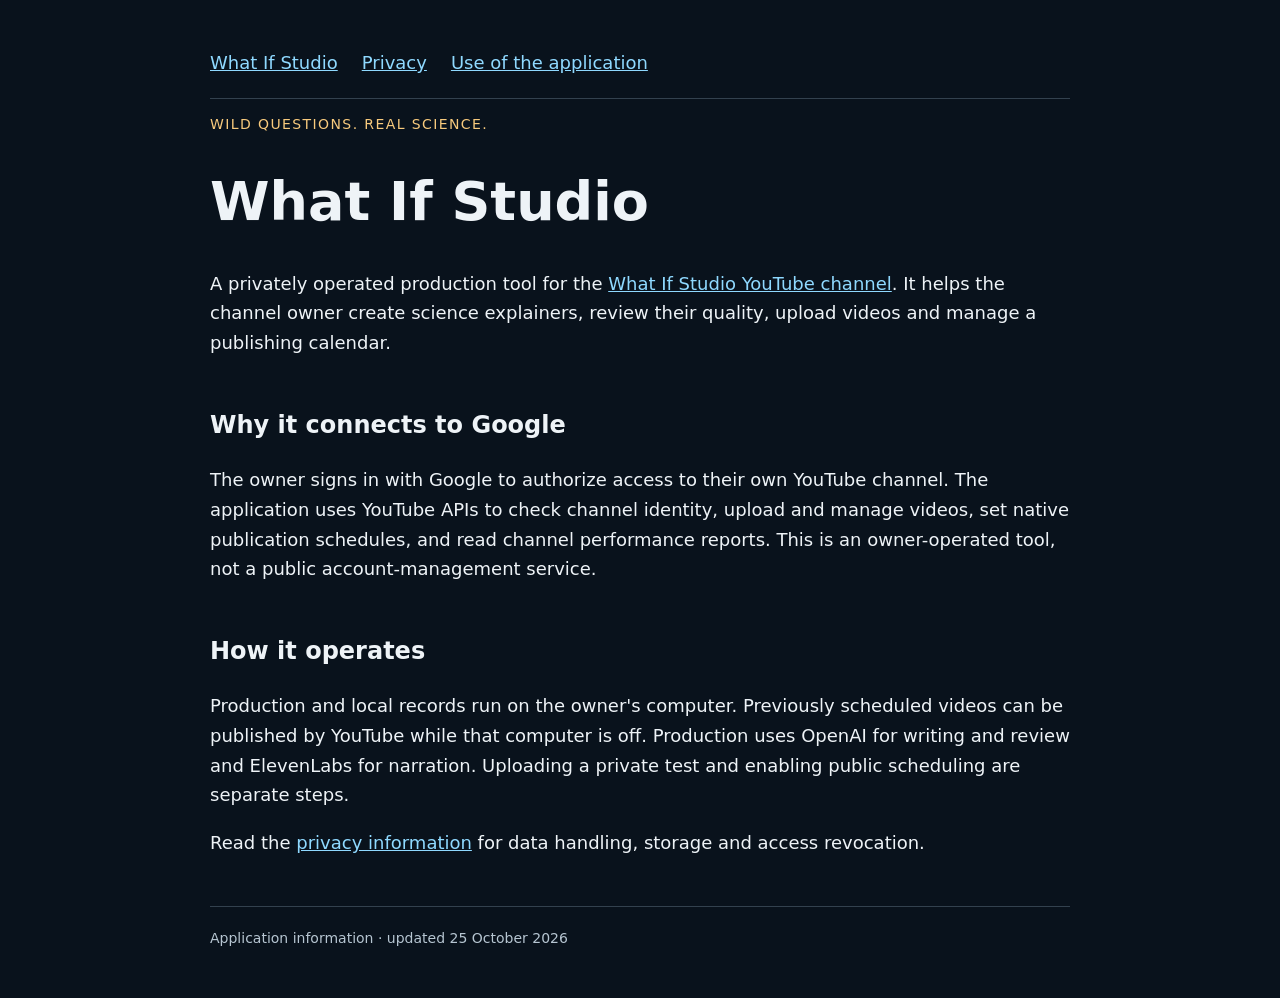
<file: index.html>
<!doctype html><html lang="en"><meta charset="utf-8"><meta name="viewport" content="width=device-width,initial-scale=1"><title>What If Studio — application information</title><link rel="stylesheet" href="style.css"><body>
<nav><a href="index.html">What If Studio</a><a href="privacy.html">Privacy</a><a href="terms.html">Use of the application</a></nav>
<p class="kicker">WILD QUESTIONS. REAL SCIENCE.</p><h1>What If Studio</h1>
<p>A privately operated production tool for the <a href="https://www.youtube.com/channel/UCLTaNofEOkUBkOFX_9Lj-4A">What If Studio YouTube channel</a>. It helps the channel owner create science explainers, review their quality, upload videos and manage a publishing calendar.</p>
<h2>Why it connects to Google</h2><p>The owner signs in with Google to authorize access to their own YouTube channel. The application uses YouTube APIs to check channel identity, upload and manage videos, set native publication schedules, and read channel performance reports. This is an owner-operated tool, not a public account-management service.</p>
<h2>How it operates</h2><p>Production and local records run on the owner's computer. Previously scheduled videos can be published by YouTube while that computer is off. Production uses OpenAI for writing and review and ElevenLabs for narration. Uploading a private test and enabling public scheduling are separate steps.</p>
<p>Read the <a href="privacy.html">privacy information</a> for data handling, storage and access revocation.</p>
<footer>Application information · updated 25 October 2026</footer></body></html>
</file>
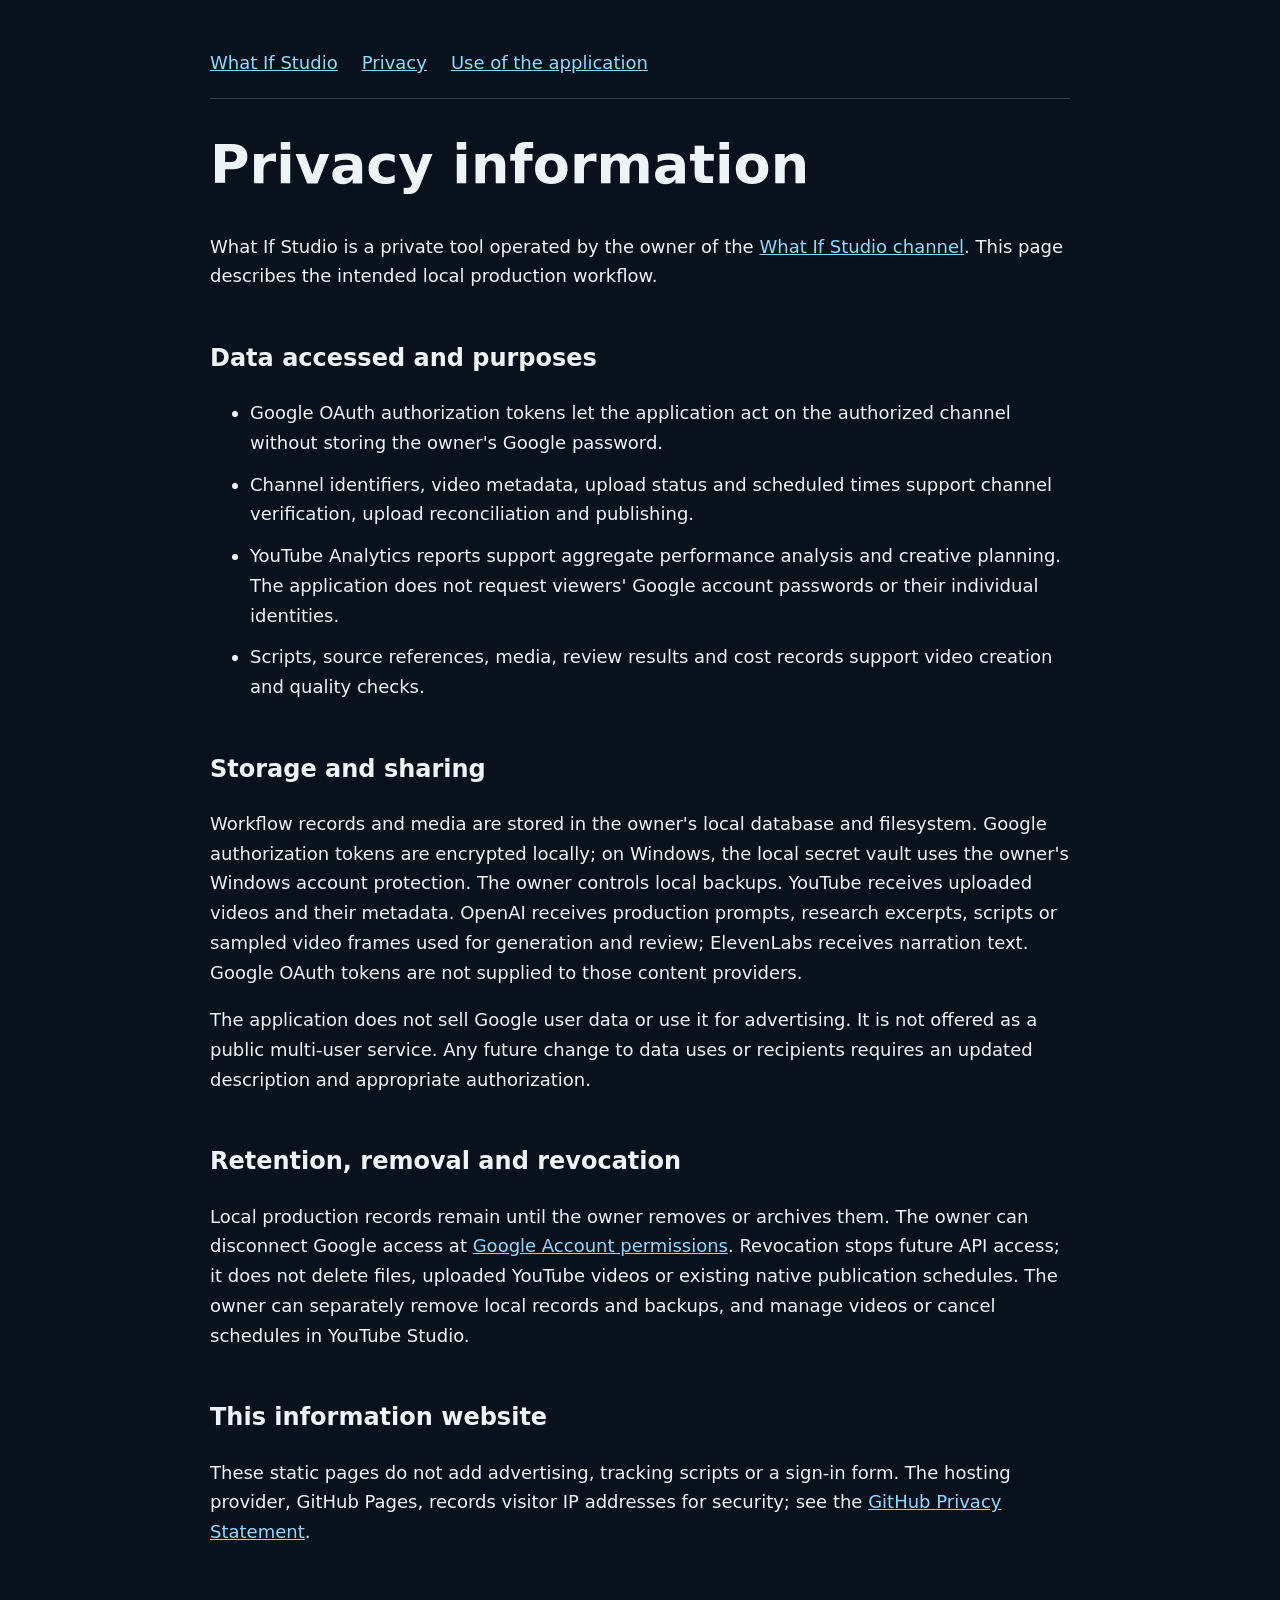
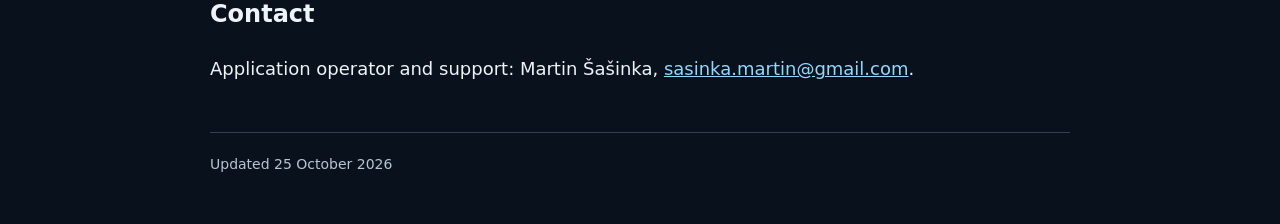
<file: privacy.html>
<!doctype html><html lang="en"><meta charset="utf-8"><meta name="viewport" content="width=device-width,initial-scale=1"><title>What If Studio — Privacy</title><link rel="stylesheet" href="style.css"><body>
<nav><a href="index.html">What If Studio</a><a href="privacy.html">Privacy</a><a href="terms.html">Use of the application</a></nav><h1>Privacy information</h1>
<p>What If Studio is a private tool operated by the owner of the <a href="https://www.youtube.com/channel/UCLTaNofEOkUBkOFX_9Lj-4A">What If Studio channel</a>. This page describes the intended local production workflow.</p>
<h2>Data accessed and purposes</h2><ul><li>Google OAuth authorization tokens let the application act on the authorized channel without storing the owner's Google password.</li><li>Channel identifiers, video metadata, upload status and scheduled times support channel verification, upload reconciliation and publishing.</li><li>YouTube Analytics reports support aggregate performance analysis and creative planning. The application does not request viewers' Google account passwords or their individual identities.</li><li>Scripts, source references, media, review results and cost records support video creation and quality checks.</li></ul>
<h2>Storage and sharing</h2><p>Workflow records and media are stored in the owner's local database and filesystem. Google authorization tokens are encrypted locally; on Windows, the local secret vault uses the owner's Windows account protection. The owner controls local backups. YouTube receives uploaded videos and their metadata. OpenAI receives production prompts, research excerpts, scripts or sampled video frames used for generation and review; ElevenLabs receives narration text. Google OAuth tokens are not supplied to those content providers.</p>
<p>The application does not sell Google user data or use it for advertising. It is not offered as a public multi-user service. Any future change to data uses or recipients requires an updated description and appropriate authorization.</p>
<h2>Retention, removal and revocation</h2><p>Local production records remain until the owner removes or archives them. The owner can disconnect Google access at <a href="https://myaccount.google.com/permissions">Google Account permissions</a>. Revocation stops future API access; it does not delete files, uploaded YouTube videos or existing native publication schedules. The owner can separately remove local records and backups, and manage videos or cancel schedules in YouTube Studio.</p>
<h2>This information website</h2><p>These static pages do not add advertising, tracking scripts or a sign-in form. The hosting provider, GitHub Pages, records visitor IP addresses for security; see the <a href="https://docs.github.com/en/site-policy/privacy-policies/github-general-privacy-statement">GitHub Privacy Statement</a>.</p>
<h2>Contact</h2><p>Application operator and support: Martin Šašinka, <a href="mailto:sasinka.martin@gmail.com">sasinka.martin@gmail.com</a>.</p>
<footer>Updated 25 October 2026</footer></body></html>
</file>
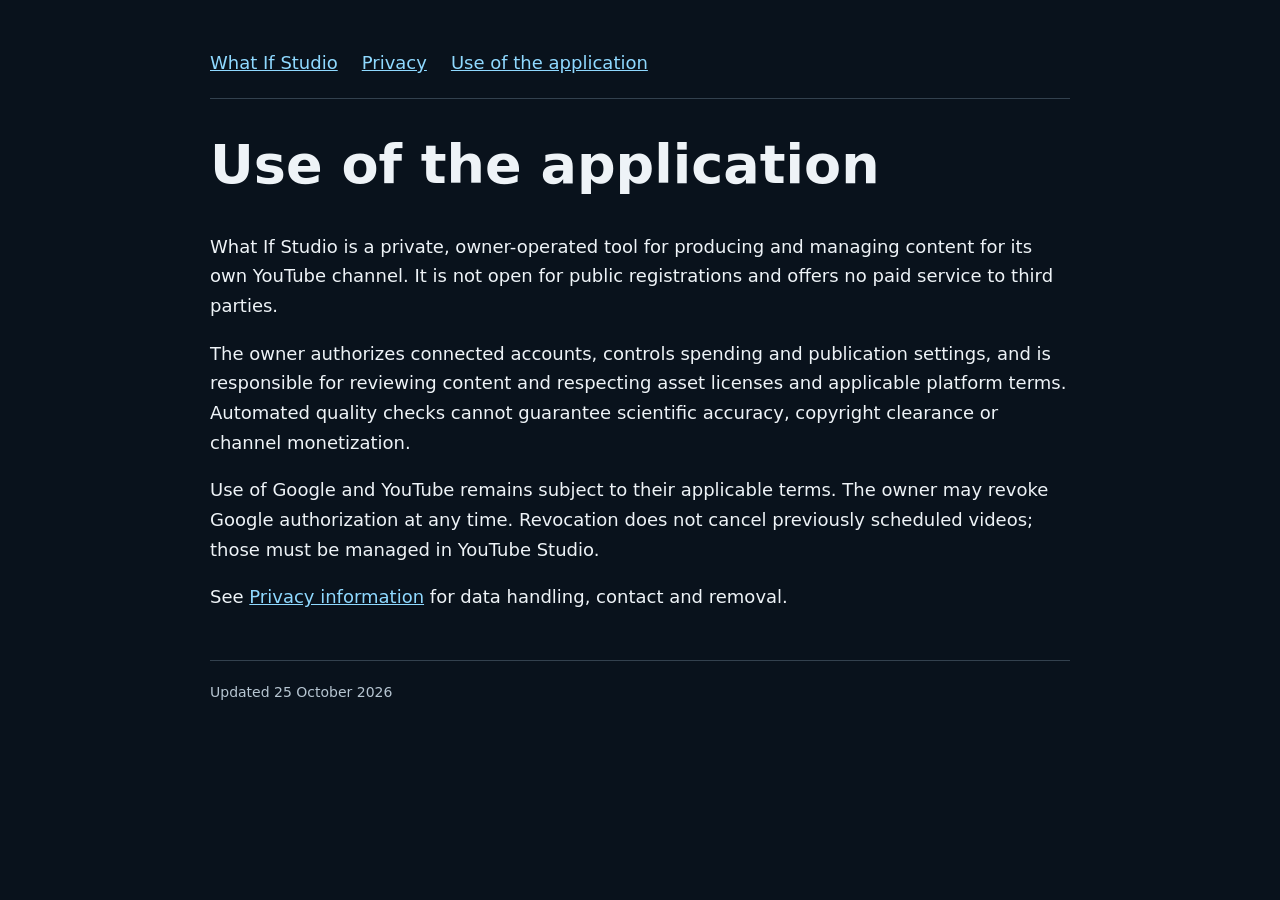
<file: terms.html>
<!doctype html><html lang="en"><meta charset="utf-8"><meta name="viewport" content="width=device-width,initial-scale=1"><title>What If Studio — Application use</title><link rel="stylesheet" href="style.css"><body>
<nav><a href="index.html">What If Studio</a><a href="privacy.html">Privacy</a><a href="terms.html">Use of the application</a></nav><h1>Use of the application</h1>
<p>What If Studio is a private, owner-operated tool for producing and managing content for its own YouTube channel. It is not open for public registrations and offers no paid service to third parties.</p>
<p>The owner authorizes connected accounts, controls spending and publication settings, and is responsible for reviewing content and respecting asset licenses and applicable platform terms. Automated quality checks cannot guarantee scientific accuracy, copyright clearance or channel monetization.</p>
<p>Use of Google and YouTube remains subject to their applicable terms. The owner may revoke Google authorization at any time. Revocation does not cancel previously scheduled videos; those must be managed in YouTube Studio.</p>
<p>See <a href="privacy.html">Privacy information</a> for data handling, contact and removal.</p><footer>Updated 25 October 2026</footer></body></html>
</file>
<file: style.css>
:root{color-scheme:dark;font:18px/1.65 system-ui,sans-serif;background:#09121c;color:#eef3f7}body{margin:auto;max-width:860px;padding:48px 24px}a{color:#8fd9ff}nav{display:flex;gap:24px;flex-wrap:wrap;border-bottom:1px solid #33414e;padding-bottom:20px}h1{font-size:clamp(30px,6vw,54px);line-height:1.12}h2{margin-top:2em;font-size:24px}.kicker{color:#f8ca7d;letter-spacing:.1em;font-size:14px}footer{border-top:1px solid #33414e;margin-top:48px;padding-top:20px;font-size:14px;color:#b6c5d1}li{margin-bottom:12px}
</file>
